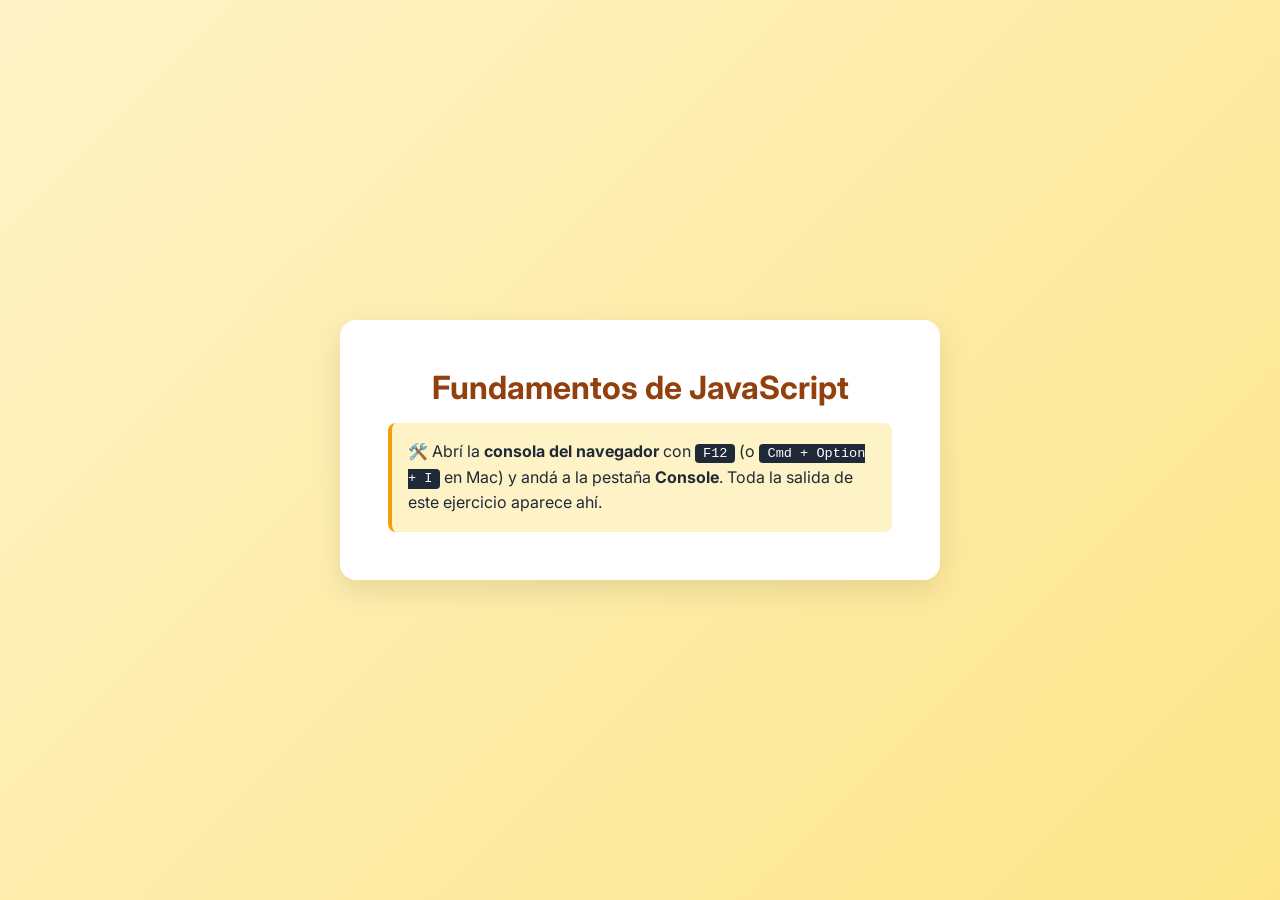
<file: 01-fundamentos/index.html>
<!--
==========================================================================
EJERCICIO 01 — Fundamentos JavaScript
==========================================================================
APRENDIZAJES PRINCIPALES:

1) JavaScript es un lenguaje INTERPRETADO (se ejecuta línea por línea),
   MULTIPARADIGMA y de TIPADO DINÁMICO.

2) Para ejecutar JS en el navegador, lo cargamos con <script src="...">
   (idealmente antes de cerrar </body>).

3) La CONSOLA del navegador (F12 → Console) es nuestra herramienta principal
   para ver lo que el script imprime con console.log().

NOTA: para este ejercicio el HTML es mínimo, casi todo pasa en js/main.js.
La consola es donde vas a ver los resultados.
-->
<!DOCTYPE html>
<html lang="es">
<head>
    <meta charset="UTF-8">
    <meta name="viewport" content="width=device-width, initial-scale=1.0">
    <title>Ej 01 — Fundamentos JS</title>
    <link rel="stylesheet" href="css/styles.css">
</head>
<body>
    <main>
        <h1>Fundamentos de JavaScript</h1>
        <p class="aviso">
            🛠️ Abrí la <strong>consola del navegador</strong> con <kbd>F12</kbd>
            (o <kbd>Cmd + Option + I</kbd> en Mac) y andá a la pestaña
            <strong>Console</strong>. Toda la salida de este ejercicio aparece ahí.
        </p>
    </main>

    <!-- Cargamos el script al final del body. Así el HTML ya está listo
         cuando JS empieza a correr. -->
    <script src="js/main.js"></script>
</body>
</html>
</file>
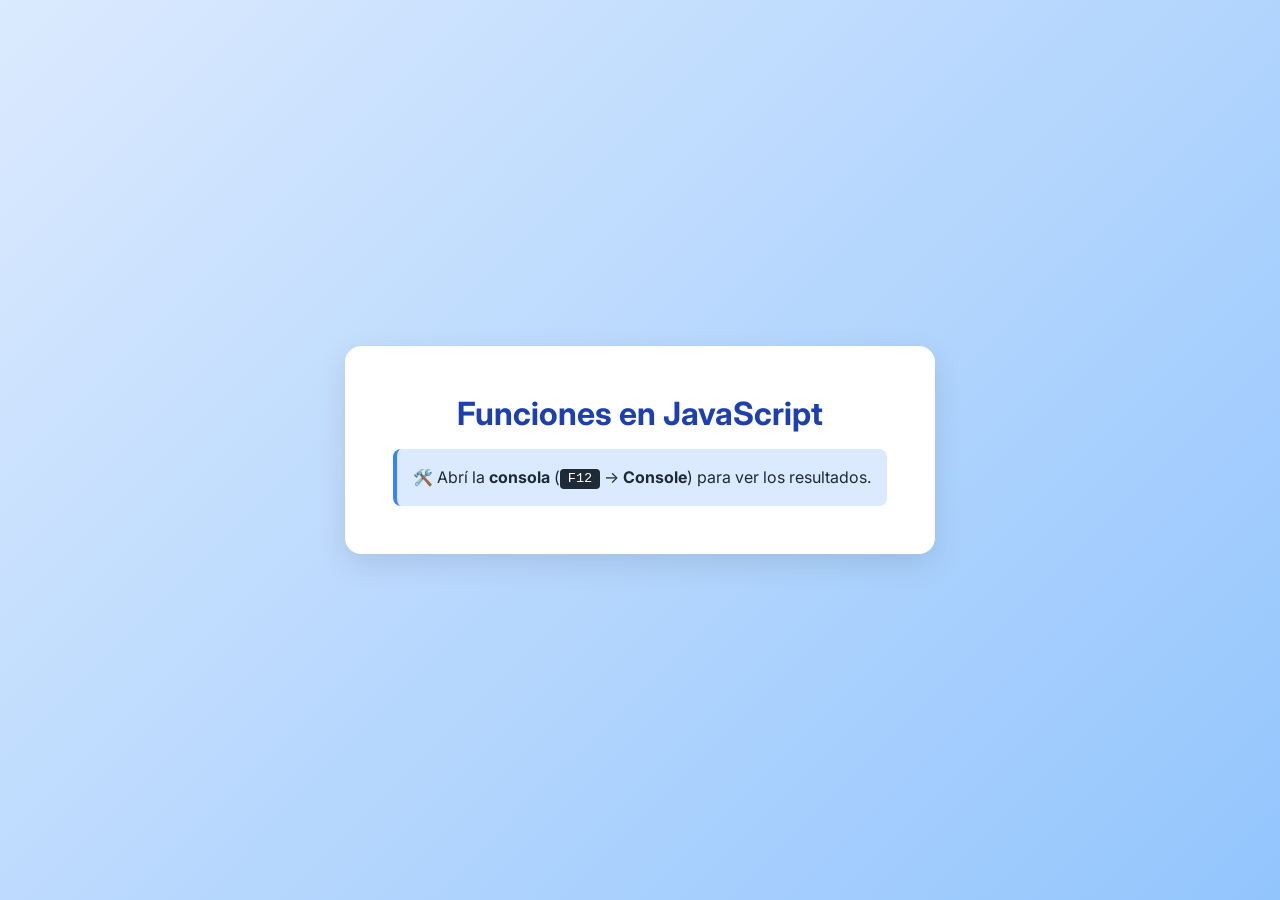
<file: 02-funciones/index.html>
<!--
==========================================================================
EJERCICIO 02 — Funciones en JavaScript
==========================================================================
Igual que el ejercicio 01: el HTML es mínimo, todo pasa en js/main.js
con la consola abierta.
-->
<!DOCTYPE html>
<html lang="es">
<head>
    <meta charset="UTF-8">
    <meta name="viewport" content="width=device-width, initial-scale=1.0">
    <title>Ej 02 — Funciones</title>
    <link rel="stylesheet" href="css/styles.css">
</head>
<body>
    <main>
        <h1>Funciones en JavaScript</h1>
        <p class="aviso">
            🛠️ Abrí la <strong>consola</strong> (<kbd>F12</kbd> →
            <strong>Console</strong>) para ver los resultados.
        </p>
    </main>
    <script src="js/main.js"></script>
</body>
</html>
</file>
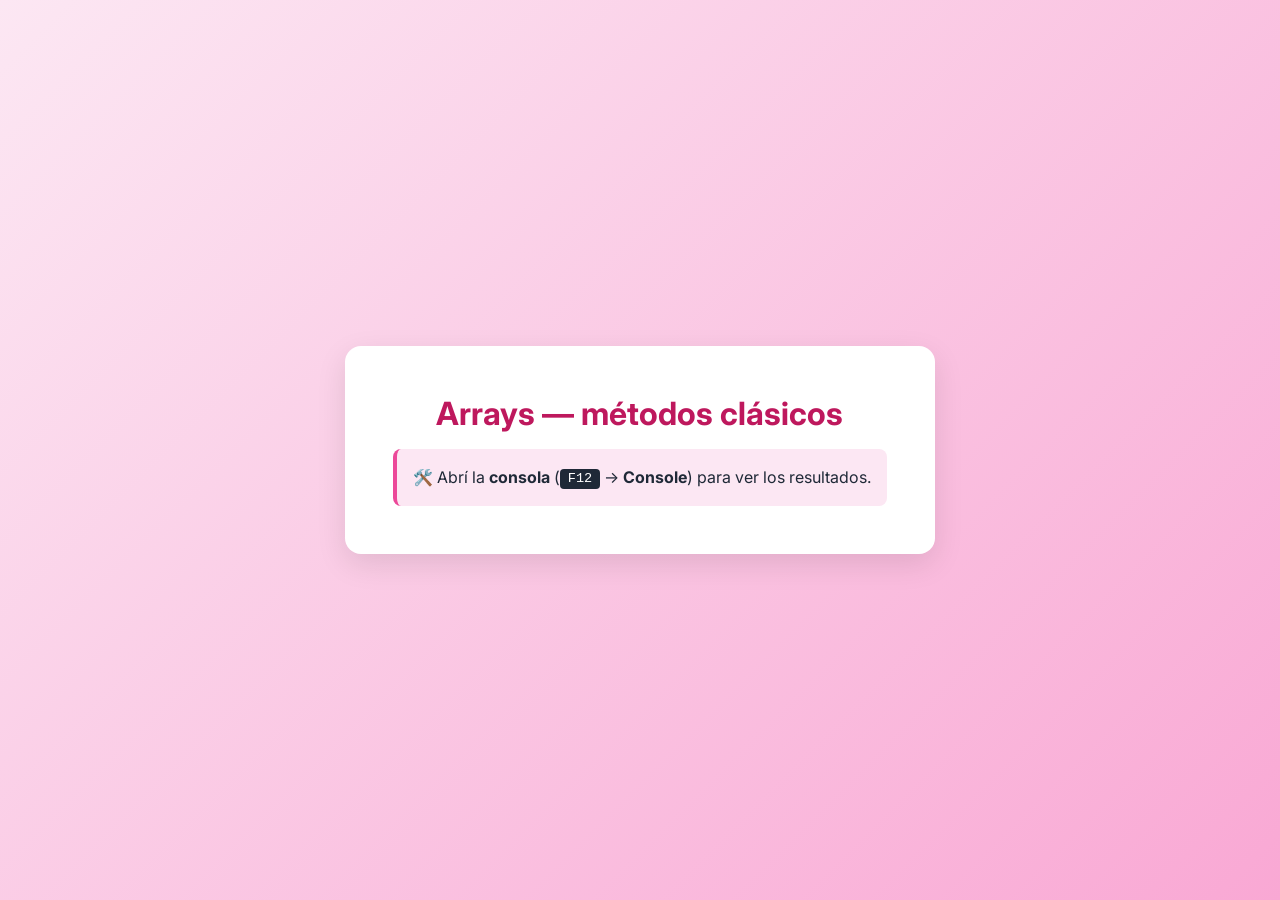
<file: 03-arrays-clasicos/index.html>
<!DOCTYPE html>
<html lang="es">
<head>
    <meta charset="UTF-8">
    <meta name="viewport" content="width=device-width, initial-scale=1.0">
    <title>Ej 03 — Arrays clásicos</title>
    <link rel="stylesheet" href="css/styles.css">
</head>
<body>
    <main>
        <h1>Arrays — métodos clásicos</h1>
        <p class="aviso">
            🛠️ Abrí la <strong>consola</strong> (<kbd>F12</kbd> →
            <strong>Console</strong>) para ver los resultados.
        </p>
    </main>
    <script src="js/main.js"></script>
</body>
</html>
</file>
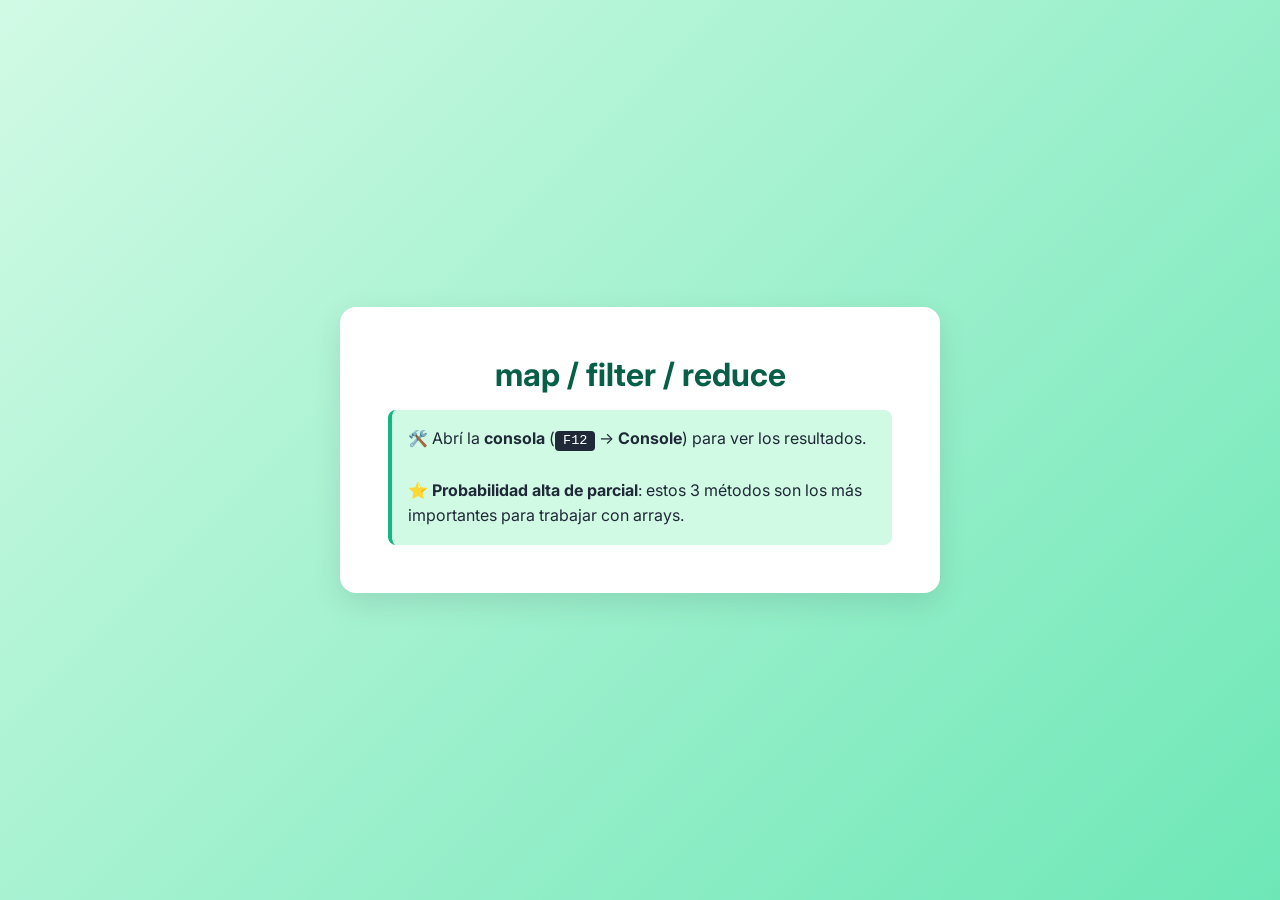
<file: 04-map-filter-reduce/index.html>
<!DOCTYPE html>
<html lang="es">
<head>
    <meta charset="UTF-8">
    <meta name="viewport" content="width=device-width, initial-scale=1.0">
    <title>Ej 04 — map / filter / reduce</title>
    <link rel="stylesheet" href="css/styles.css">
</head>
<body>
    <main>
        <h1>map / filter / reduce</h1>
        <p class="aviso">
            🛠️ Abrí la <strong>consola</strong> (<kbd>F12</kbd> →
            <strong>Console</strong>) para ver los resultados.
            <br><br>
            ⭐ <strong>Probabilidad alta de parcial</strong>: estos 3 métodos son
            los más importantes para trabajar con arrays.
        </p>
    </main>
    <script src="js/main.js"></script>
</body>
</html>
</file>
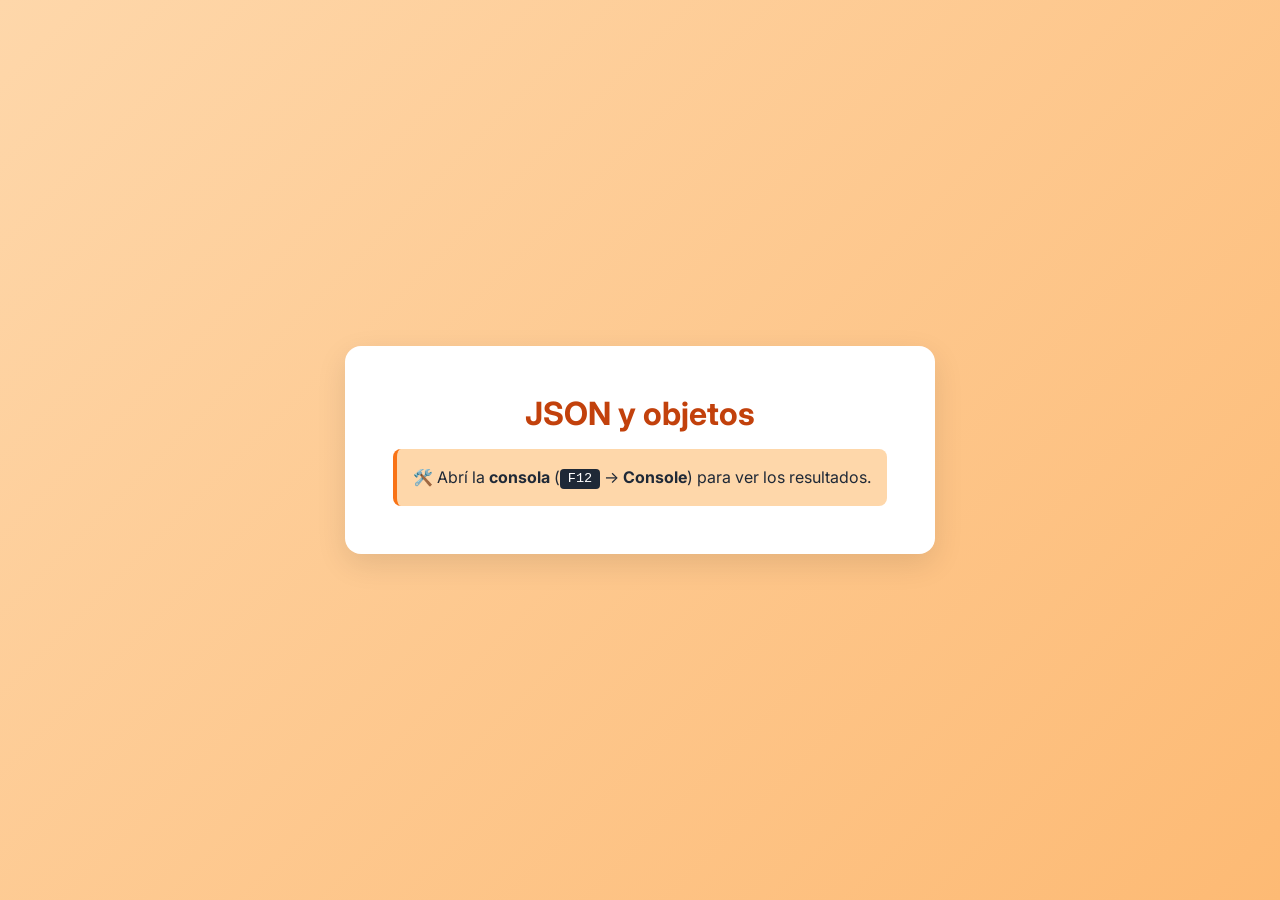
<file: 05-json-objetos/index.html>
<!DOCTYPE html>
<html lang="es">
<head>
    <meta charset="UTF-8">
    <meta name="viewport" content="width=device-width, initial-scale=1.0">
    <title>Ej 05 — JSON y objetos</title>
    <link rel="stylesheet" href="css/styles.css">
</head>
<body>
    <main>
        <h1>JSON y objetos</h1>
        <p class="aviso">
            🛠️ Abrí la <strong>consola</strong> (<kbd>F12</kbd> →
            <strong>Console</strong>) para ver los resultados.
        </p>
    </main>
    <script src="js/main.js"></script>
</body>
</html>
</file>
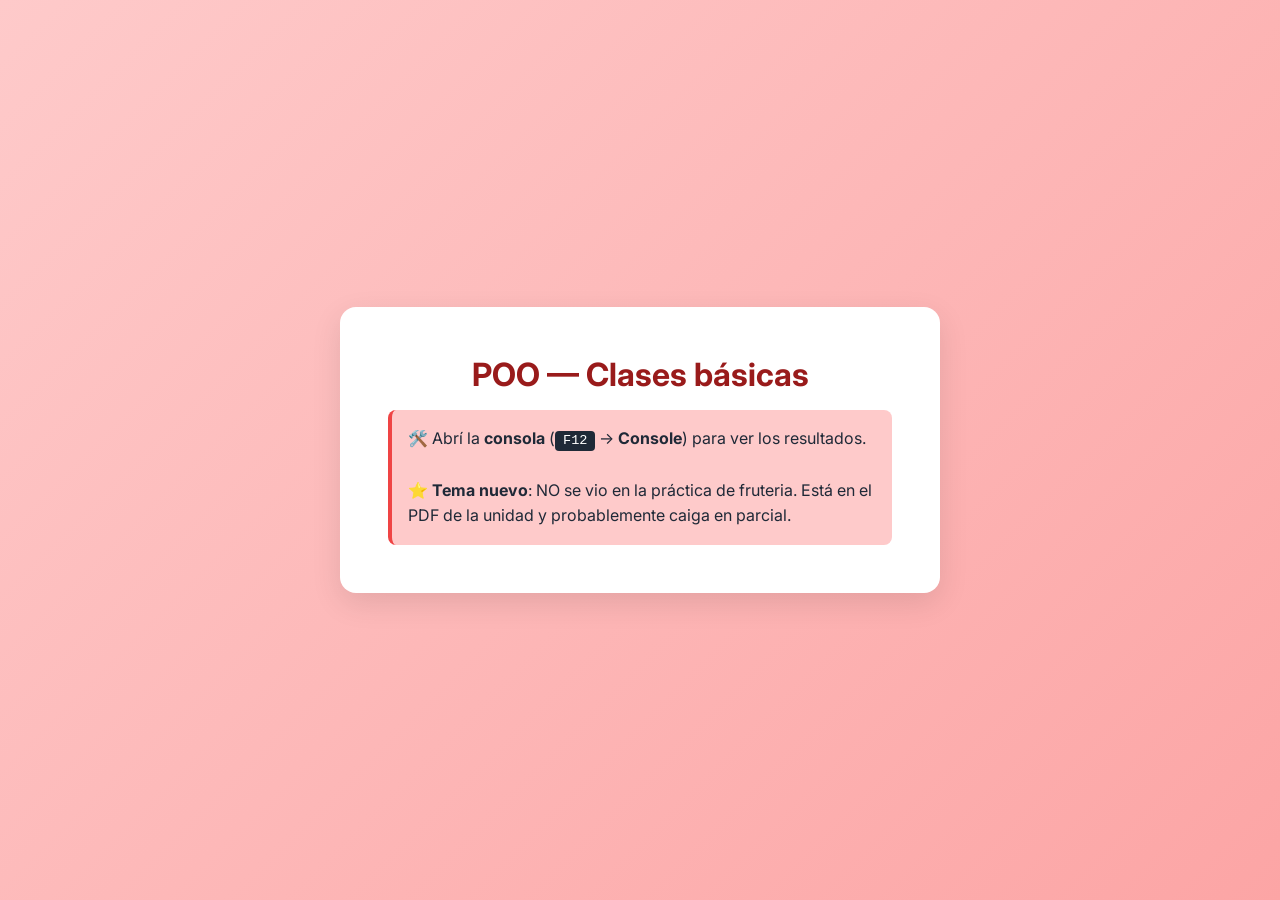
<file: 06-poo-clases/index.html>
<!DOCTYPE html>
<html lang="es">
<head>
    <meta charset="UTF-8">
    <meta name="viewport" content="width=device-width, initial-scale=1.0">
    <title>Ej 06 — POO: clases básicas</title>
    <link rel="stylesheet" href="css/styles.css">
</head>
<body>
    <main>
        <h1>POO — Clases básicas</h1>
        <p class="aviso">
            🛠️ Abrí la <strong>consola</strong> (<kbd>F12</kbd> →
            <strong>Console</strong>) para ver los resultados.
            <br><br>
            ⭐ <strong>Tema nuevo</strong>: NO se vio en la práctica de fruteria.
            Está en el PDF de la unidad y probablemente caiga en parcial.
        </p>
    </main>
    <script src="js/main.js"></script>
</body>
</html>
</file>
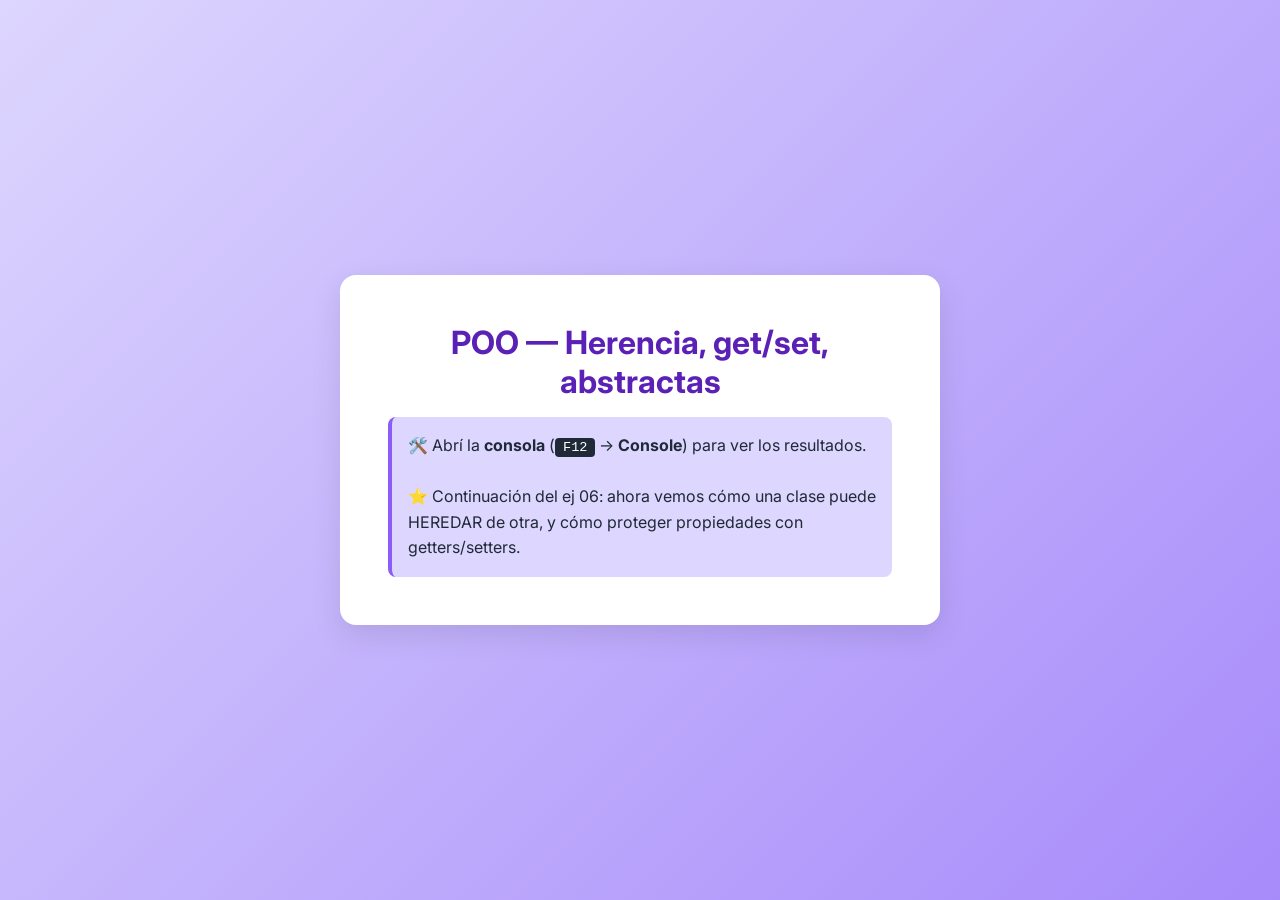
<file: 07-poo-herencia/index.html>
<!DOCTYPE html>
<html lang="es">
<head>
    <meta charset="UTF-8">
    <meta name="viewport" content="width=device-width, initial-scale=1.0">
    <title>Ej 07 — POO: herencia y get/set</title>
    <link rel="stylesheet" href="css/styles.css">
</head>
<body>
    <main>
        <h1>POO — Herencia, get/set, abstractas</h1>
        <p class="aviso">
            🛠️ Abrí la <strong>consola</strong> (<kbd>F12</kbd> →
            <strong>Console</strong>) para ver los resultados.
            <br><br>
            ⭐ Continuación del ej 06: ahora vemos cómo una clase puede
            HEREDAR de otra, y cómo proteger propiedades con getters/setters.
        </p>
    </main>
    <script src="js/main.js"></script>
</body>
</html>
</file>
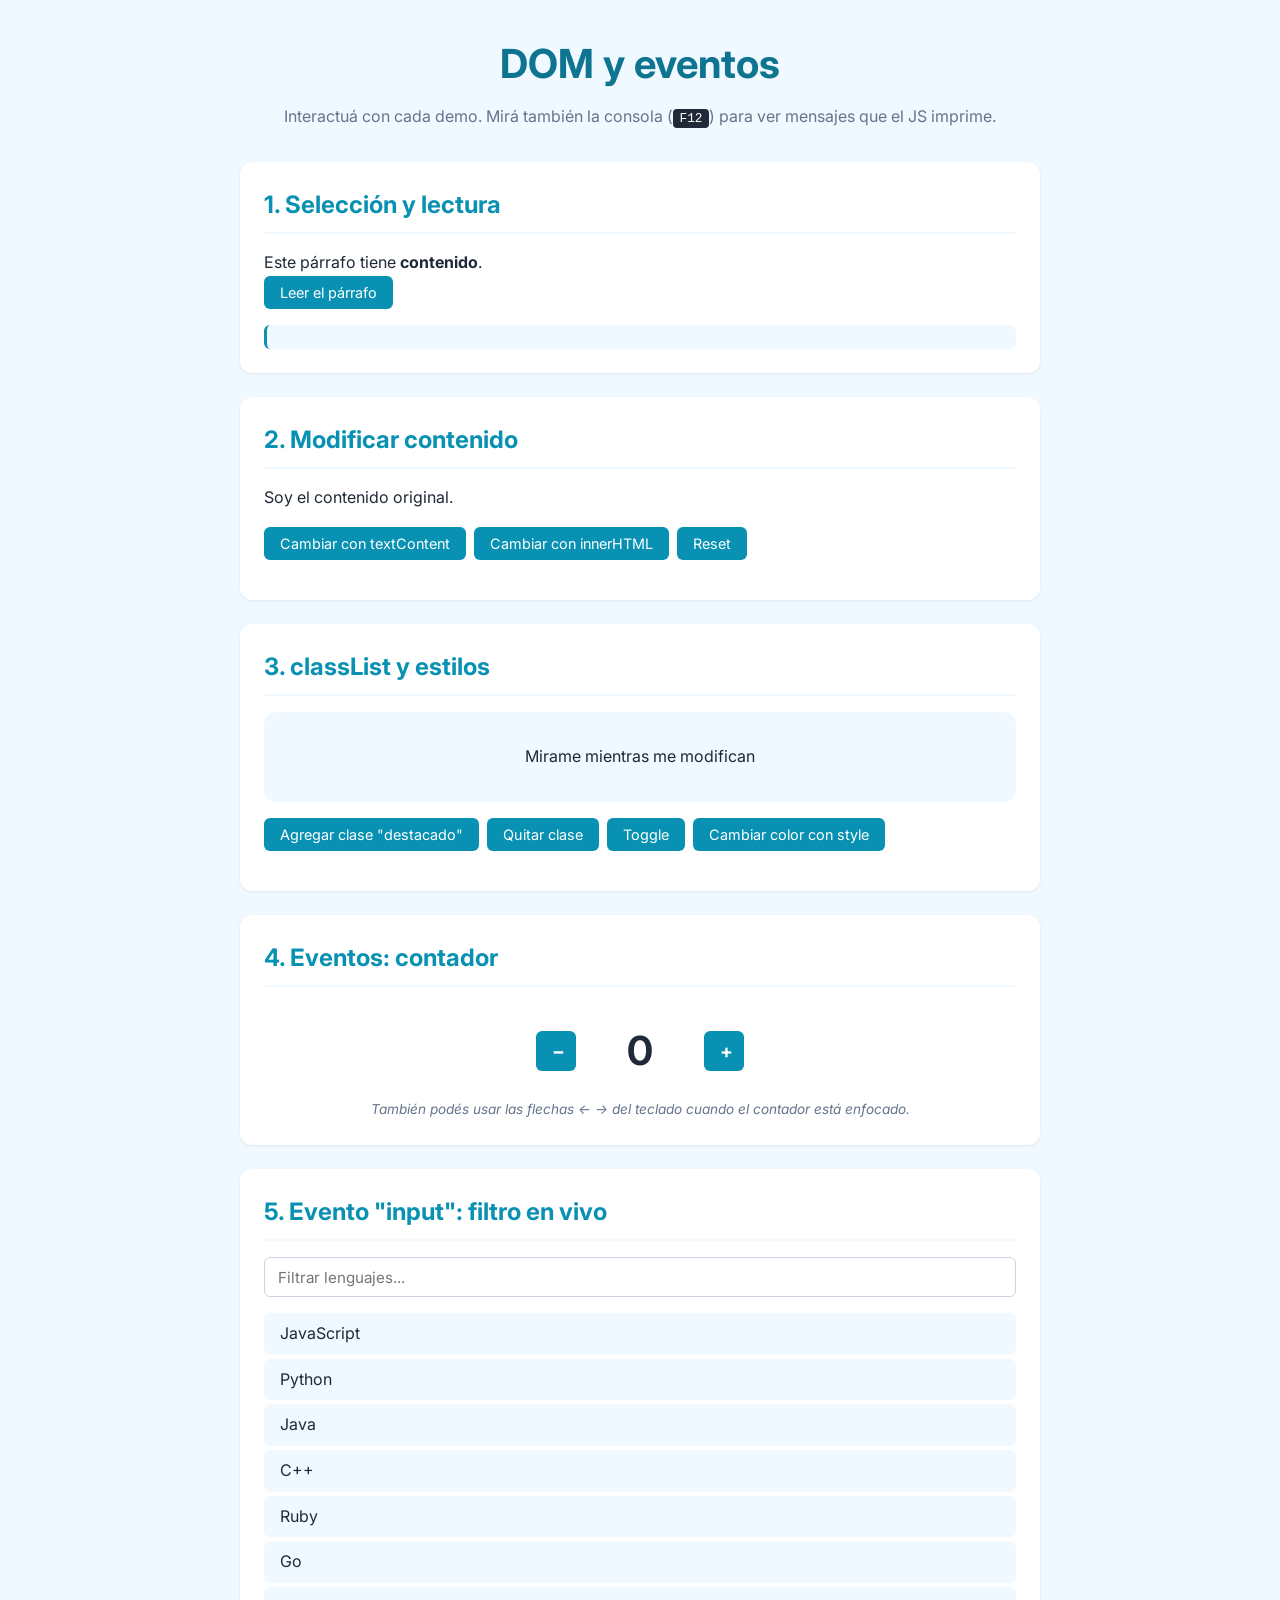
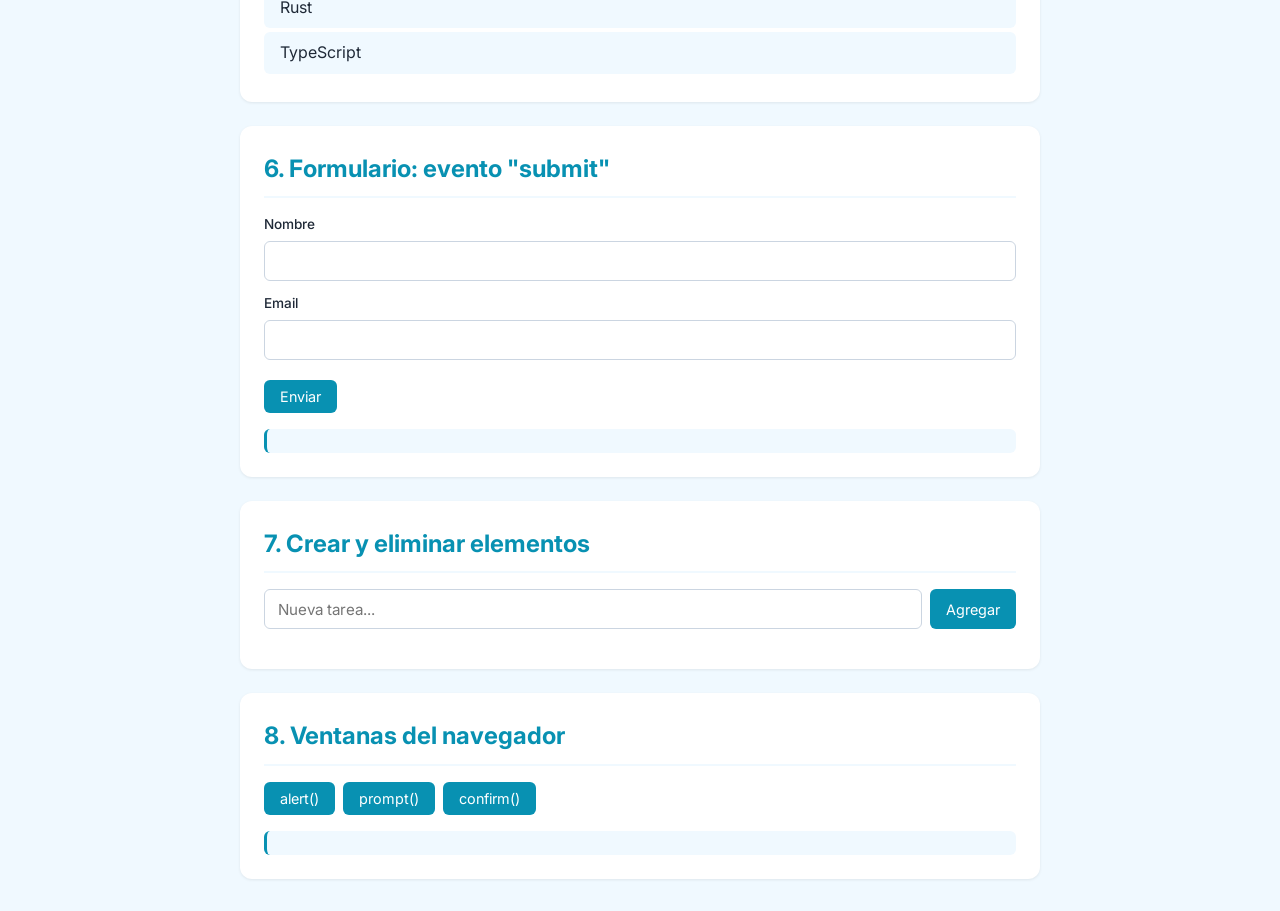
<file: 08-dom-eventos/index.html>
<!--
==========================================================================
EJERCICIO 08 — DOM y eventos
==========================================================================
APRENDIZAJES (en el HTML):

A diferencia de los ejercicios 01-07 que eran "todo consola", este tiene
UI REAL porque vamos a MANIPULARLA desde JS.

Cada <section class="demo"> es una zona separada que demuestra un concepto.
La JS está en js/main.js y manipula estas zonas.

Cada elemento que JS va a tocar tiene un id o class identificable.
-->
<!DOCTYPE html>
<html lang="es">
<head>
    <meta charset="UTF-8">
    <meta name="viewport" content="width=device-width, initial-scale=1.0">
    <title>Ej 08 — DOM y eventos</title>
    <link rel="stylesheet" href="css/styles.css">
</head>
<body>
    <header>
        <h1>DOM y eventos</h1>
        <p class="subtitulo">
            Interactuá con cada demo. Mirá también la consola (<kbd>F12</kbd>)
            para ver mensajes que el JS imprime.
        </p>
    </header>

    <main>

        <!-- =================================================================
             DEMO 1: Selección y lectura del DOM
             ================================================================= -->
        <section class="demo">
            <h2>1. Selección y lectura</h2>
            <p id="parrafo-demo">Este párrafo tiene <strong>contenido</strong>.</p>
            <button id="btn-leer">Leer el párrafo</button>
            <div id="resultado-lectura" class="resultado"></div>
        </section>

        <!-- =================================================================
             DEMO 2: Modificación de contenido
             ================================================================= -->
        <section class="demo">
            <h2>2. Modificar contenido</h2>
            <p id="parrafo-modificable">Soy el contenido original.</p>
            <div class="botones">
                <button id="btn-text">Cambiar con textContent</button>
                <button id="btn-html">Cambiar con innerHTML</button>
                <button id="btn-reset">Reset</button>
            </div>
        </section>

        <!-- =================================================================
             DEMO 3: classList y estilos
             ================================================================= -->
        <section class="demo">
            <h2>3. classList y estilos</h2>
            <div id="caja-estilos" class="caja-demo">
                Mirame mientras me modifican
            </div>
            <div class="botones">
                <button id="btn-add-class">Agregar clase "destacado"</button>
                <button id="btn-remove-class">Quitar clase</button>
                <button id="btn-toggle-class">Toggle</button>
                <button id="btn-style">Cambiar color con style</button>
            </div>
        </section>

        <!-- =================================================================
             DEMO 4: Eventos del mouse y teclado
             ================================================================= -->
        <section class="demo">
            <h2>4. Eventos: contador</h2>
            <div class="contador">
                <button id="btn-menos">−</button>
                <span id="valor-contador">0</span>
                <button id="btn-mas">+</button>
            </div>
            <p class="hint">También podés usar las flechas ← → del teclado cuando el contador está enfocado.</p>
        </section>

        <!-- =================================================================
             DEMO 5: Filtro en vivo (similar a fruteria)
             ================================================================= -->
        <section class="demo">
            <h2>5. Evento "input": filtro en vivo</h2>
            <input type="search" id="filtro" placeholder="Filtrar lenguajes...">
            <ul id="lista-lenguajes">
                <li>JavaScript</li>
                <li>Python</li>
                <li>Java</li>
                <li>C++</li>
                <li>Ruby</li>
                <li>Go</li>
                <li>Rust</li>
                <li>TypeScript</li>
            </ul>
        </section>

        <!-- =================================================================
             DEMO 6: Formulario con validación + submit
             ================================================================= -->
        <section class="demo">
            <h2>6. Formulario: evento "submit"</h2>
            <form id="form-contacto">
                <div class="campo">
                    <label for="nombre-form">Nombre</label>
                    <input type="text" id="nombre-form" required>
                </div>
                <div class="campo">
                    <label for="email-form">Email</label>
                    <input type="email" id="email-form" required>
                </div>
                <button type="submit">Enviar</button>
            </form>
            <div id="form-resultado" class="resultado"></div>
        </section>

        <!-- =================================================================
             DEMO 7: Crear y eliminar elementos dinámicamente
             ================================================================= -->
        <section class="demo">
            <h2>7. Crear y eliminar elementos</h2>
            <div class="form-tarea">
                <input type="text" id="nueva-tarea" placeholder="Nueva tarea...">
                <button id="btn-agregar-tarea">Agregar</button>
            </div>
            <ul id="lista-tareas"></ul>
        </section>

        <!-- =================================================================
             DEMO 8: alert, prompt, confirm
             ================================================================= -->
        <section class="demo">
            <h2>8. Ventanas del navegador</h2>
            <div class="botones">
                <button id="btn-alert">alert()</button>
                <button id="btn-prompt">prompt()</button>
                <button id="btn-confirm">confirm()</button>
            </div>
            <div id="resultado-ventana" class="resultado"></div>
        </section>

    </main>

    <script src="js/main.js"></script>
</body>
</html>
</file>
<file: 01-fundamentos/css/styles.css>
/* Estilo mínimo para los ejercicios 01-07 (donde lo que importa está en JS).
   La idea es que la página sea clara y diga "abrí la consola". */
@import url('https://fonts.googleapis.com/css2?family=Inter:wght@400;500;600;700&display=swap');

* {
    margin: 0;
    padding: 0;
    box-sizing: border-box;
}

body {
    font-family: 'Inter', sans-serif;
    background: linear-gradient(135deg, #fef3c7, #fde68a);
    min-height: 100vh;
    display: flex;
    align-items: center;
    justify-content: center;
    padding: 2rem;
    color: #1f2937;
}

main {
    background: white;
    padding: 3rem;
    border-radius: 16px;
    box-shadow: 0 10px 30px rgba(0, 0, 0, 0.1);
    max-width: 600px;
    text-align: center;
}

h1 {
    font-size: 2rem;
    margin-bottom: 1rem;
    color: #92400e;
}

.aviso {
    background: #fef3c7;
    padding: 1rem;
    border-radius: 8px;
    border-left: 4px solid #f59e0b;
    text-align: left;
    line-height: 1.6;
}

/* <kbd> es la etiqueta semántica para teclas. Le damos look de tecla. */
kbd {
    background: #1f2937;
    color: white;
    padding: 0.15rem 0.5rem;
    border-radius: 4px;
    font-family: 'Courier New', monospace;
    font-size: 0.85rem;
}
</file>
<file: 02-funciones/css/styles.css>
/* Mismo estilo que el ejercicio 01 (variante de color) */
@import url('https://fonts.googleapis.com/css2?family=Inter:wght@400;500;600;700&display=swap');

* {
    margin: 0;
    padding: 0;
    box-sizing: border-box;
}

body {
    font-family: 'Inter', sans-serif;
    background: linear-gradient(135deg, #dbeafe, #93c5fd);
    min-height: 100vh;
    display: flex;
    align-items: center;
    justify-content: center;
    padding: 2rem;
    color: #1f2937;
}

main {
    background: white;
    padding: 3rem;
    border-radius: 16px;
    box-shadow: 0 10px 30px rgba(0, 0, 0, 0.1);
    max-width: 600px;
    text-align: center;
}

h1 {
    font-size: 2rem;
    margin-bottom: 1rem;
    color: #1e40af;
}

.aviso {
    background: #dbeafe;
    padding: 1rem;
    border-radius: 8px;
    border-left: 4px solid #3b82f6;
    text-align: left;
    line-height: 1.6;
}

kbd {
    background: #1f2937;
    color: white;
    padding: 0.15rem 0.5rem;
    border-radius: 4px;
    font-family: 'Courier New', monospace;
    font-size: 0.85rem;
}
</file>
<file: 03-arrays-clasicos/css/styles.css>
@import url('https://fonts.googleapis.com/css2?family=Inter:wght@400;500;600;700&display=swap');

* { margin: 0; padding: 0; box-sizing: border-box; }

body {
    font-family: 'Inter', sans-serif;
    background: linear-gradient(135deg, #fce7f3, #f9a8d4);
    min-height: 100vh;
    display: flex;
    align-items: center;
    justify-content: center;
    padding: 2rem;
    color: #1f2937;
}

main {
    background: white;
    padding: 3rem;
    border-radius: 16px;
    box-shadow: 0 10px 30px rgba(0, 0, 0, 0.1);
    max-width: 600px;
    text-align: center;
}

h1 { font-size: 2rem; margin-bottom: 1rem; color: #be185d; }

.aviso {
    background: #fce7f3;
    padding: 1rem;
    border-radius: 8px;
    border-left: 4px solid #ec4899;
    text-align: left;
    line-height: 1.6;
}

kbd {
    background: #1f2937;
    color: white;
    padding: 0.15rem 0.5rem;
    border-radius: 4px;
    font-family: 'Courier New', monospace;
    font-size: 0.85rem;
}
</file>
<file: 04-map-filter-reduce/css/styles.css>
@import url('https://fonts.googleapis.com/css2?family=Inter:wght@400;500;600;700&display=swap');

* { margin: 0; padding: 0; box-sizing: border-box; }

body {
    font-family: 'Inter', sans-serif;
    background: linear-gradient(135deg, #d1fae5, #6ee7b7);
    min-height: 100vh;
    display: flex;
    align-items: center;
    justify-content: center;
    padding: 2rem;
    color: #1f2937;
}

main {
    background: white;
    padding: 3rem;
    border-radius: 16px;
    box-shadow: 0 10px 30px rgba(0, 0, 0, 0.1);
    max-width: 600px;
    text-align: center;
}

h1 { font-size: 2rem; margin-bottom: 1rem; color: #065f46; }

.aviso {
    background: #d1fae5;
    padding: 1rem;
    border-radius: 8px;
    border-left: 4px solid #10b981;
    text-align: left;
    line-height: 1.6;
}

kbd {
    background: #1f2937;
    color: white;
    padding: 0.15rem 0.5rem;
    border-radius: 4px;
    font-family: 'Courier New', monospace;
    font-size: 0.85rem;
}
</file>
<file: 05-json-objetos/css/styles.css>
@import url('https://fonts.googleapis.com/css2?family=Inter:wght@400;500;600;700&display=swap');

* { margin: 0; padding: 0; box-sizing: border-box; }

body {
    font-family: 'Inter', sans-serif;
    background: linear-gradient(135deg, #fed7aa, #fdba74);
    min-height: 100vh;
    display: flex;
    align-items: center;
    justify-content: center;
    padding: 2rem;
    color: #1f2937;
}

main {
    background: white;
    padding: 3rem;
    border-radius: 16px;
    box-shadow: 0 10px 30px rgba(0, 0, 0, 0.1);
    max-width: 600px;
    text-align: center;
}

h1 { font-size: 2rem; margin-bottom: 1rem; color: #c2410c; }

.aviso {
    background: #fed7aa;
    padding: 1rem;
    border-radius: 8px;
    border-left: 4px solid #f97316;
    text-align: left;
    line-height: 1.6;
}

kbd {
    background: #1f2937;
    color: white;
    padding: 0.15rem 0.5rem;
    border-radius: 4px;
    font-family: 'Courier New', monospace;
    font-size: 0.85rem;
}
</file>
<file: 06-poo-clases/css/styles.css>
@import url('https://fonts.googleapis.com/css2?family=Inter:wght@400;500;600;700&display=swap');

* { margin: 0; padding: 0; box-sizing: border-box; }

body {
    font-family: 'Inter', sans-serif;
    background: linear-gradient(135deg, #fecaca, #fca5a5);
    min-height: 100vh;
    display: flex;
    align-items: center;
    justify-content: center;
    padding: 2rem;
    color: #1f2937;
}

main {
    background: white;
    padding: 3rem;
    border-radius: 16px;
    box-shadow: 0 10px 30px rgba(0, 0, 0, 0.1);
    max-width: 600px;
    text-align: center;
}

h1 { font-size: 2rem; margin-bottom: 1rem; color: #991b1b; }

.aviso {
    background: #fecaca;
    padding: 1rem;
    border-radius: 8px;
    border-left: 4px solid #ef4444;
    text-align: left;
    line-height: 1.6;
}

kbd {
    background: #1f2937;
    color: white;
    padding: 0.15rem 0.5rem;
    border-radius: 4px;
    font-family: 'Courier New', monospace;
    font-size: 0.85rem;
}
</file>
<file: 07-poo-herencia/css/styles.css>
@import url('https://fonts.googleapis.com/css2?family=Inter:wght@400;500;600;700&display=swap');

* { margin: 0; padding: 0; box-sizing: border-box; }

body {
    font-family: 'Inter', sans-serif;
    background: linear-gradient(135deg, #ddd6fe, #a78bfa);
    min-height: 100vh;
    display: flex;
    align-items: center;
    justify-content: center;
    padding: 2rem;
    color: #1f2937;
}

main {
    background: white;
    padding: 3rem;
    border-radius: 16px;
    box-shadow: 0 10px 30px rgba(0, 0, 0, 0.1);
    max-width: 600px;
    text-align: center;
}

h1 { font-size: 2rem; margin-bottom: 1rem; color: #5b21b6; }

.aviso {
    background: #ddd6fe;
    padding: 1rem;
    border-radius: 8px;
    border-left: 4px solid #8b5cf6;
    text-align: left;
    line-height: 1.6;
}

kbd {
    background: #1f2937;
    color: white;
    padding: 0.15rem 0.5rem;
    border-radius: 4px;
    font-family: 'Courier New', monospace;
    font-size: 0.85rem;
}
</file>
<file: 08-dom-eventos/css/styles.css>
/* ==========================================================================
   ESTILOS — DOM y eventos (ej 08)
   ==========================================================================
   Esta página es interactiva (a diferencia de los ej 01-07), así que necesita
   estilos más elaborados. Cada sección es una "demo" con un look uniforme.
   ========================================================================== */
@import url('https://fonts.googleapis.com/css2?family=Inter:wght@400;500;600;700&display=swap');

* { margin: 0; padding: 0; box-sizing: border-box; }

:root {
    --color-primario: #0891b2;       /* cyan */
    --color-primario-oscuro: #0e7490;
    --color-acento: #f59e0b;
    --color-error: #ef4444;
    --color-bg: #f0f9ff;
    --color-card: #ffffff;
    --color-borde: #cbd5e1;
    --color-texto: #1f2937;
    --color-texto-mutado: #64748b;
    --radio: 12px;
}

body {
    font-family: 'Inter', sans-serif;
    background: var(--color-bg);
    color: var(--color-texto);
    line-height: 1.6;
    padding: 2rem 1rem;
}

header {
    max-width: 800px;
    margin: 0 auto 2rem;
    text-align: center;
}

h1 {
    font-size: 2.5rem;
    color: var(--color-primario-oscuro);
    margin-bottom: 0.5rem;
}

.subtitulo {
    color: var(--color-texto-mutado);
}

main {
    max-width: 800px;
    margin: 0 auto;
    display: flex;
    flex-direction: column;
    gap: 1.5rem;
}

/* Cada "demo" es una tarjeta blanca */
.demo {
    background: var(--color-card);
    padding: 1.5rem;
    border-radius: var(--radio);
    box-shadow: 0 1px 3px rgba(0, 0, 0, 0.08);
}

.demo h2 {
    color: var(--color-primario);
    margin-bottom: 1rem;
    padding-bottom: 0.5rem;
    border-bottom: 2px solid var(--color-bg);
}

/* Botones genéricos */
button {
    padding: 0.5rem 1rem;
    background: var(--color-primario);
    color: white;
    border: none;
    border-radius: 6px;
    cursor: pointer;
    font-family: inherit;
    font-size: 0.9rem;
    transition: background 0.2s;
}

button:hover {
    background: var(--color-primario-oscuro);
}

.botones {
    display: flex;
    flex-wrap: wrap;
    gap: 0.5rem;
    margin: 1rem 0;
}

/* "Caja de resultado" donde JS imprime cosas */
.resultado {
    margin-top: 1rem;
    padding: 0.75rem;
    background: var(--color-bg);
    border-radius: 6px;
    border-left: 3px solid var(--color-primario);
    min-height: 1.5rem;
    font-size: 0.9rem;
}

/* === Demo 3: classList === */
.caja-demo {
    padding: 2rem;
    background: var(--color-bg);
    border-radius: var(--radio);
    text-align: center;
    margin: 1rem 0;
    transition: all 0.3s;
}

/* Esta clase la agregan/quitan los botones de la demo 3 */
.caja-demo.destacado {
    background: var(--color-acento);
    color: white;
    font-weight: 700;
    transform: scale(1.05);
    box-shadow: 0 4px 12px rgba(245, 158, 11, 0.4);
}

/* === Demo 4: contador === */
.contador {
    display: flex;
    align-items: center;
    justify-content: center;
    gap: 1.5rem;
    padding: 1rem;
}

.contador button {
    width: 40px;
    height: 40px;
    font-size: 1.2rem;
    font-weight: 700;
}

#valor-contador {
    font-size: 2.5rem;
    font-weight: 700;
    min-width: 80px;
    text-align: center;
    transition: color 0.3s;
}

.hint {
    text-align: center;
    color: var(--color-texto-mutado);
    font-size: 0.85rem;
    font-style: italic;
}

/* === Demo 5: filtro === */
input[type="search"],
input[type="text"],
input[type="email"] {
    width: 100%;
    padding: 0.6rem 0.8rem;
    border: 1px solid var(--color-borde);
    border-radius: 6px;
    font-family: inherit;
    font-size: 0.95rem;
}

input:focus {
    outline: none;
    border-color: var(--color-primario);
    box-shadow: 0 0 0 3px rgba(8, 145, 178, 0.15);
}

#lista-lenguajes,
#lista-tareas {
    list-style: none;
    margin-top: 1rem;
}

#lista-lenguajes li,
#lista-tareas li {
    padding: 0.5rem 1rem;
    background: var(--color-bg);
    border-radius: 6px;
    margin-bottom: 0.25rem;
    display: flex;
    align-items: center;
    justify-content: space-between;
    gap: 1rem;
}

/* === Demo 6: formulario === */
form .campo {
    display: flex;
    flex-direction: column;
    gap: 0.3rem;
    margin-bottom: 0.75rem;
}

form label {
    font-size: 0.85rem;
    font-weight: 500;
}

form button {
    margin-top: 0.5rem;
}

/* === Demo 7: tareas === */
.form-tarea {
    display: flex;
    gap: 0.5rem;
    margin-bottom: 1rem;
}

.form-tarea input {
    flex: 1;
}

#lista-tareas span {
    cursor: pointer;
    flex: 1;
}

#lista-tareas span.completada {
    text-decoration: line-through;
    color: var(--color-texto-mutado);
}

#lista-tareas .btn-quitar {
    background: var(--color-error);
    width: 28px;
    height: 28px;
    padding: 0;
    border-radius: 50%;
    font-size: 0.8rem;
    line-height: 1;
}

#lista-tareas .btn-quitar:hover {
    background: #dc2626;
}

kbd {
    background: #1f2937;
    color: white;
    padding: 0.1rem 0.4rem;
    border-radius: 4px;
    font-family: 'Courier New', monospace;
    font-size: 0.8rem;
}

@media (max-width: 600px) {
    h1 { font-size: 2rem; }
    .demo { padding: 1rem; }
    .botones { flex-direction: column; }
    .botones button { width: 100%; }
}
</file>
